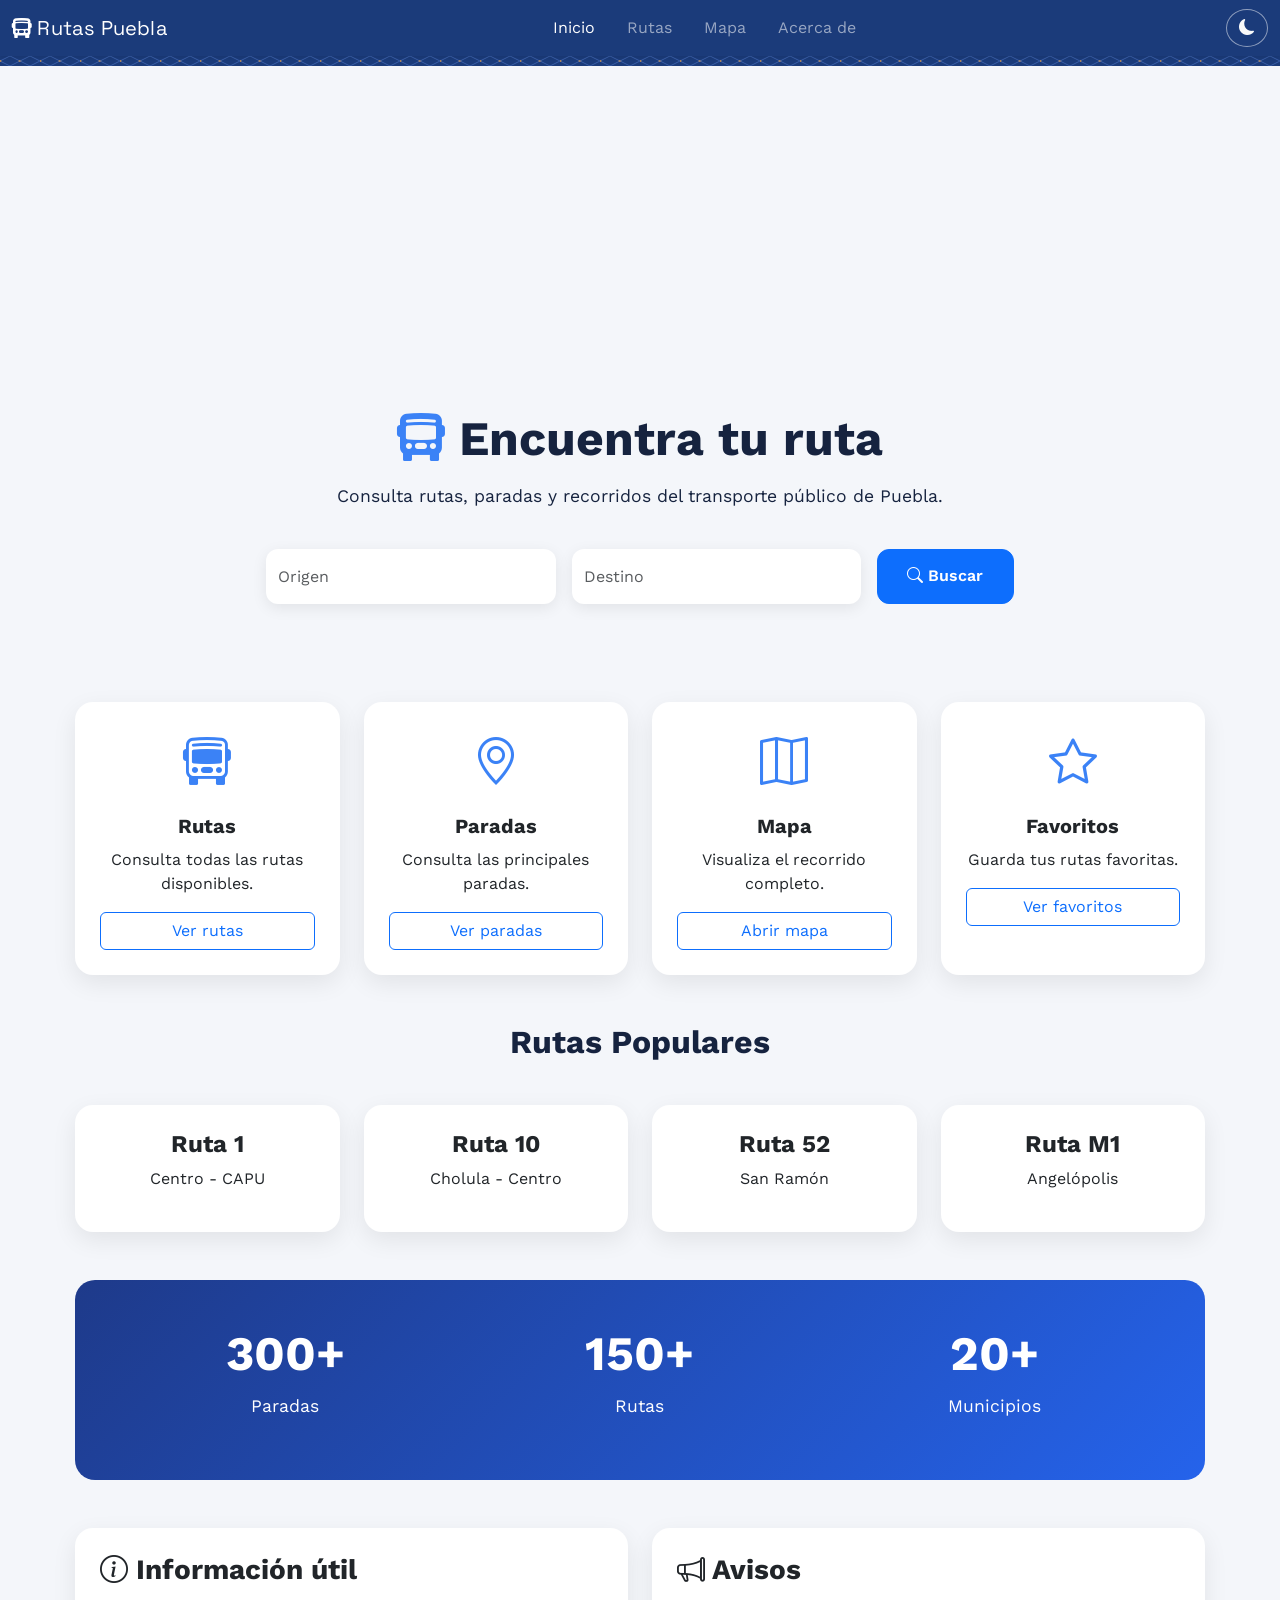
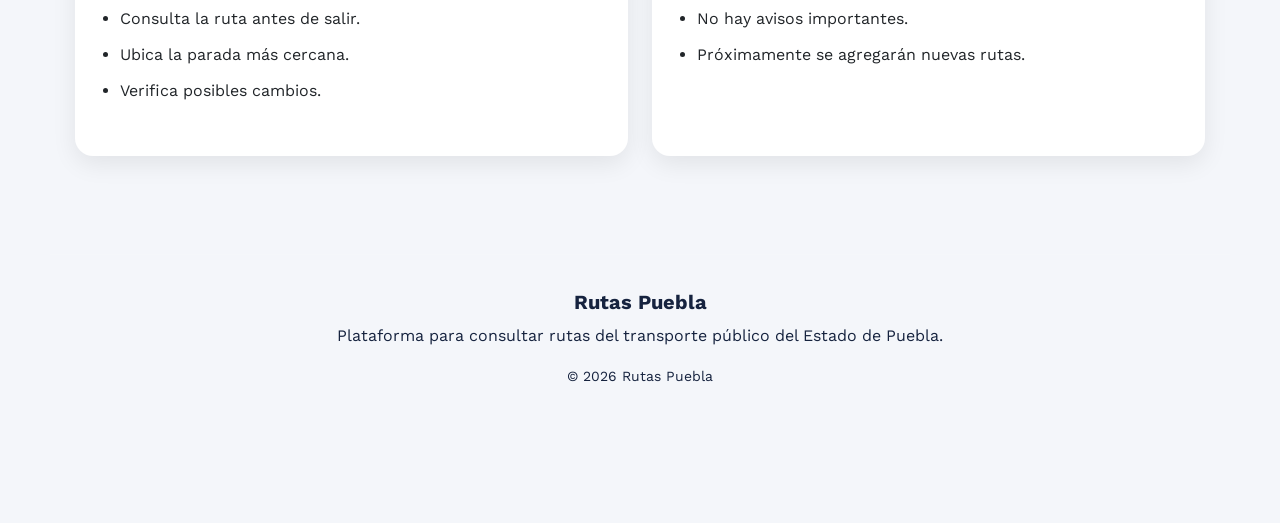
<file: Index.html>
<!DOCTYPE html>
<html lang="es">
<head>
    <meta charset="UTF-8">
    <meta name="viewport" content="width=device-width, initial-scale=1.0">
    <title>Transporte Público Puebla</title>
    
    <link href="https://cdn.jsdelivr.net/npm/bootstrap@5.3.0/dist/css/bootstrap.min.css" rel="stylesheet">
    <link rel="stylesheet" href="https://cdn.jsdelivr.net/npm/bootstrap-icons@1.10.5/font/bootstrap-icons.css">
    <link rel="preconnect" href="https://fonts.googleapis.com">
    <link rel="preconnect" href="https://fonts.gstatic.com" crossorigin>
    <link href="https://fonts.googleapis.com/css2?family=Space+Grotesk:wght@500;700&family=Work+Sans:wght@400;500;600&family=IBM+Plex+Mono:wght@500;600&display=swap" rel="stylesheet">
    <link rel="stylesheet" href="css/stylesI.css">
</head>
    <body>

        <nav class="navbar navbar-expand-lg navbar-dark fixed-top shadow-sm">
            <div class="container-fluid">

                <!-- Logo -->
                <a class="navbar-brand" href="#">
                    <i class="bi bi-bus-front-fill"></i>
                    Rutas Puebla
                </a>

                <!-- Menú -->
                <ul class="navbar-nav flex-row gap-3">
                    <li class="nav-item"><a class="nav-link active" href="Index.html">Inicio</a></li>
                    <li class="nav-item"><a class="nav-link" href="rutas.html">Rutas</a></li>
                    <li class="nav-item"><a class="nav-link" href="mapa.html">Mapa</a></li>
                    <li class="nav-item"><a class="nav-link" href="#">Acerca de</a></li>
                </ul>

                <!-- Botón de Modo Oscuro -->
                <button id="btnThemeToggle" class="btn btn-outline-light rounded-circle">
                    <i class="bi bi-moon-fill" id="themeIcon"></i>
                </button>

            </div>
        </nav>
        <div class="azulejo-strip"></div>

        <div class="app-container">
    <div class="app-container">
        <main class="app-container">

    <!-- Hero -->
    <section class="hero-section text-center">

        <h1 class="hero-title">
            <i class="bi bi-bus-front-fill"></i>
            Encuentra tu ruta
        </h1>

        <p class="hero-subtitle">
            Consulta rutas, paradas y recorridos del transporte público de Puebla.
        </p>

        <div class="search-box">

            <div class="row g-3 justify-content-center">

                <div class="col-lg-4 col-md-5">
                    <input
                        type="text"
                        class="form-control"
                        placeholder="Origen">
                </div>

                <div class="col-lg-4 col-md-5">
                    <input
                        type="text"
                        class="form-control"
                        placeholder="Destino">
                </div>

                <div class="col-lg-2">
                    <button class="btn btn-primary w-100">
                        <i class="bi bi-search"></i>
                        Buscar
                    </button>
                </div>

            </div>

        </div>

    </section>

    <!-- Accesos rápidos -->

    <section class="quick-access mt-5">

        <div class="row g-4">

            <div class="col-md-3">

                <div class="card feature-card text-center">

                    <i class="bi bi-bus-front feature-icon"></i>

                    <h5>Rutas</h5>

                    <p>Consulta todas las rutas disponibles.</p>

                    <a href="rutas.html" class="btn btn-outline-primary">
                        Ver rutas
                    </a>

                </div>

            </div>

            <div class="col-md-3">

                <div class="card feature-card text-center">

                    <i class="bi bi-geo-alt feature-icon"></i>

                    <h5>Paradas</h5>

                    <p>Consulta las principales paradas.</p>

                    <button class="btn btn-outline-primary">
                        Ver paradas
                    </button>

                </div>

            </div>

            <div class="col-md-3">

                <div class="card feature-card text-center">

                    <i class="bi bi-map feature-icon"></i>

                    <h5>Mapa</h5>

                    <p>Visualiza el recorrido completo.</p>

                    <a href="mapa.html" class="btn btn-outline-primary">
                        Abrir mapa
                    </a>

                </div>

            </div>

            <div class="col-md-3">

                <div class="card feature-card text-center">

                    <i class="bi bi-star feature-icon"></i>

                    <h5>Favoritos</h5>

                    <p>Guarda tus rutas favoritas.</p>

                    <button class="btn btn-outline-primary">
                        Ver favoritos
                    </button>

                </div>

            </div>

        </div>

    </section>

    <!-- Rutas populares -->

    <section class="popular-routes mt-5">

        <h2 class="section-title text-center">
            Rutas Populares
        </h2>

        <div class="row g-4 mt-2">

            <div class="col-md-3">
                <div class="card route-card text-center">
                    <h4>Ruta 1</h4>
                    <p>Centro - CAPU</p>
                </div>
            </div>

            <div class="col-md-3">
                <div class="card route-card text-center">
                    <h4>Ruta 10</h4>
                    <p>Cholula - Centro</p>
                </div>
            </div>

            <div class="col-md-3">
                <div class="card route-card text-center">
                    <h4>Ruta 52</h4>
                    <p>San Ramón</p>
                </div>
            </div>

            <div class="col-md-3">
                <div class="card route-card text-center">
                    <h4>Ruta M1</h4>
                    <p>Angelópolis</p>
                </div>
            </div>

        </div>

    </section>

    <!-- Estadísticas -->

    <section class="stats-section mt-5">

        <div class="row text-center">

            <div class="col-md-4">

                <h2>300+</h2>

                <p>Paradas</p>

            </div>

            <div class="col-md-4">

                <h2>150+</h2>

                <p>Rutas</p>

            </div>

            <div class="col-md-4">

                <h2>20+</h2>

                <p>Municipios</p>

            </div>

        </div>

    </section>

    <!-- Información -->

    <section class="mt-5">

        <div class="row">

            <div class="col-lg-6">

                <div class="card info-card">

                    <h3>
                        <i class="bi bi-info-circle"></i>
                        Información útil
                    </h3>

                    <ul>

                        <li>Consulta la ruta antes de salir.</li>

                        <li>Ubica la parada más cercana.</li>

                        <li>Verifica posibles cambios.</li>

                    </ul>

                </div>

            </div>

            <div class="col-lg-6">

                <div class="card info-card">

                    <h3>
                        <i class="bi bi-megaphone"></i>
                        Avisos
                    </h3>

                    <ul>

                        <li>No hay avisos importantes.</li>

                        <li>Próximamente se agregarán nuevas rutas.</li>

                    </ul>

                </div>

            </div>

        </div>

    </section>

</main>

<footer class="footer mt-5">

    <div class="container text-center">

        <h5>Rutas Puebla</h5>

        <p>
            Plataforma para consultar rutas del transporte público del Estado de Puebla.
        </p>

        <small>
            © 2026 Rutas Puebla
        </small>

    </div>

</footer>
    </div>
</div>
        <script>
            document.addEventListener('DOMContentLoaded', () => {

                const btnThemeToggle = document.getElementById('btnThemeToggle');
                const themeIcon = document.getElementById('themeIcon');

                // Recuperar tema guardado
                const currentTheme = localStorage.getItem('theme') || 'light';

                if (currentTheme === 'dark') {
                    document.body.classList.add('dark-theme');
                    themeIcon.classList.replace('bi-moon-fill', 'bi-sun-fill');
                }

                // Cambiar tema
                btnThemeToggle.addEventListener('click', () => {

                    const dark = document.body.classList.toggle('dark-theme');

                    if (dark) {
                        themeIcon.classList.replace('bi-moon-fill', 'bi-sun-fill');
                        localStorage.setItem('theme', 'dark');
                    } else {
                        themeIcon.classList.replace('bi-sun-fill', 'bi-moon-fill');
                        localStorage.setItem('theme', 'light');
                    }
                });
            });
        </script>
    </body>
</html>
</file>
<file: css/stylesI.css>
/* ===========================
   PÁGINA PRINCIPAL
=========================== */

:root {
    --cobalto: #1B3B7A;
    --cobalto-claro: #3D63B0;
    --marigold: #E89B3C;
    --verde-talavera: #4C7A5E;

    --bg-color: #F4F6FA;
    --sidebar-bg: #FFFFFF;
    --text-main: #16233F;
    --text-muted: #5B6B8C;
    --card-border: #E3E8F2;
    --card-hover: #EEF2FA;
    --input-bg: #FFFFFF;

    --font-display: 'Space Grotesk', sans-serif;
    --font-body: 'Work Sans', sans-serif;
    --font-mono: 'IBM Plex Mono', monospace;
}

body.dark-theme {
    --bg-color: #10192E;
    --sidebar-bg: #16213D;
    --text-main: #E7ECF7;
    --text-muted: #92A0C2;
    --card-border: #26365C;
    --card-hover: #1E2C4E;
    --input-bg: #1C2A4A;
}

body, html {
    min-height: 100%;
    margin: 0;
    overflow-x: hidden;
    overflow-y: auto;
    background-color: var(--bg-color);
    font-family: var(--font-body);
    color: var(--text-main);
    transition: background-color 0.3s ease, color 0.3s ease;
}

/* ---------- Navbar ---------- */
.navbar {
    background-color: var(--cobalto) !important;
}

.navbar-brand {
    font-family: var(--font-display);
    letter-spacing: 0.01em;
}

#btnThemeToggle {
    border-color: rgba(255,255,255,0.5);
}
#btnThemeToggle:hover {
    background-color: var(--marigold);
    border-color: var(--marigold);
    color: var(--cobalto);
}

/* Franja distintiva bajo el navbar: retícula geométrica
   inspirada en el trazo de la talavera poblana */
.azulejo-strip {
    position: fixed;
    top: 56px;
    left: 0;
    right: 0;
    height: 10px;
    z-index: 1001;
    background-color: var(--cobalto);
    background-image: url("data:image/svg+xml,%3Csvg xmlns='http://www.w3.org/2000/svg' width='40' height='20'%3E%3Cpath d='M0 10 L10 0 L20 10 L10 20 Z' fill='none' stroke='%233D63B0' stroke-width='1.2' opacity='0.9'/%3E%3Ccircle cx='20' cy='10' r='1.6' fill='%23E89B3C'/%3E%3Cpath d='M20 10 L30 0 L40 10 L30 20 Z' fill='none' stroke='%233D63B0' stroke-width='1.2' opacity='0.9'/%3E%3Ccircle cx='0' cy='10' r='1.6' fill='%23E89B3C'/%3E%3C/svg%3E");
    background-repeat: repeat-x;
    background-size: 40px 10px;
}

/* Responsive: en pantallas angostas, el panel pasa a ocupar
   todo el ancho y el mapa queda debajo, en vez de forzar 380px fijos */
@media (max-width: 768px) {
    .app-container {
        flex-direction: column;
        height: auto;
        overflow-y: auto;
    }

    .sidebar {
        width: 100%;
        height: 40vh;
    }

    .map-container {
        height: 60vh;
    }

    #map {
        height: 60vh;
    }
}

/* ===========================
   PÁGINA PRINCIPAL
=========================== */

.app-container{
    max-width: 1300px;
    margin: 0 auto;
    padding: 120px 25px 50px;
}

/* HERO */

.hero-section{
    text-align: center;
    padding: 50px 0;
}

.hero-title{
    font-size: 3rem;
    font-weight: 700;
    margin-bottom: 15px;
    color: var(--text-color);
}

.hero-title i{
    color:#3b82f6;
}

.hero-subtitle{
    font-size:1.1rem;
    color:var(--text-secondary);
    margin-bottom:40px;
}

.search-box{
    max-width:900px;
    margin:auto;
}

.search-box .form-control{
    height:55px;
    border-radius:12px;
    border:none;
    box-shadow:0 4px 15px rgba(0,0,0,.08);
}

.search-box .btn{
    height:55px;
    border-radius:12px;
    font-weight:600;
}

/* TITULOS */

.section-title{
    font-size:2rem;
    font-weight:700;
    margin-bottom:20px;
    color:var(--text-color);
}

/* TARJETAS */

.feature-card,
.route-card,
.info-card{

    border:none;
    border-radius:18px;
    padding:25px;
    height:100%;
    transition:.3s;
    box-shadow:0 8px 25px rgba(0,0,0,.08);

}

.feature-card:hover,
.route-card:hover,
.info-card:hover{

    transform:translateY(-8px);

}

.feature-icon{

    font-size:3rem;
    color:#3b82f6;
    margin-bottom:15px;

}

.feature-card h5{

    font-weight:700;
    margin-bottom:10px;

}

.feature-card p{

    color:var(--text-secondary);

}

/* RUTAS */

.route-card h4{

    font-weight:700;

}

.route-card p{

    color:var(--text-secondary);

}

/* ESTADÍSTICAS */

.stats-section{

    margin-top:70px;
    margin-bottom:40px;
    padding:45px;
    border-radius:20px;
    background:linear-gradient(135deg,#1e3a8a,#2563eb);
    color:white;

}

.stats-section h2{

    font-size:3rem;
    font-weight:700;

}

.stats-section p{

    font-size:1.1rem;
    margin-top:10px;

}

/* INFORMACIÓN */

.info-card h3{

    margin-bottom:20px;
    font-weight:700;

}

.info-card ul{

    padding-left:20px;

}

.info-card li{

    margin-bottom:12px;

}

/* FOOTER */

.footer{

    margin-top:80px;
    padding:35px 20px;
    text-align:center;
    border-top:1px solid rgba(255,255,255,.08);

}

.footer h5{

    font-weight:700;
    margin-bottom:10px;

}

.footer p{

    color:var(--text-secondary);

}

/* ===========================
   MODO OSCURO
=========================== */

body.dark-theme .feature-card,
body.dark-theme .route-card,
body.dark-theme .info-card{

    background:#1f2937;
    color:#f1f5f9;

}

body.dark-theme .search-box .form-control{

    background:#1f2937;
    color:white;
    border:1px solid #374151;

}

body.dark-theme .search-box .form-control::placeholder{

    color:#94a3b8;

}

body.dark-theme .footer{

    border-top:1px solid rgba(255,255,255,.1);

}
</file>
